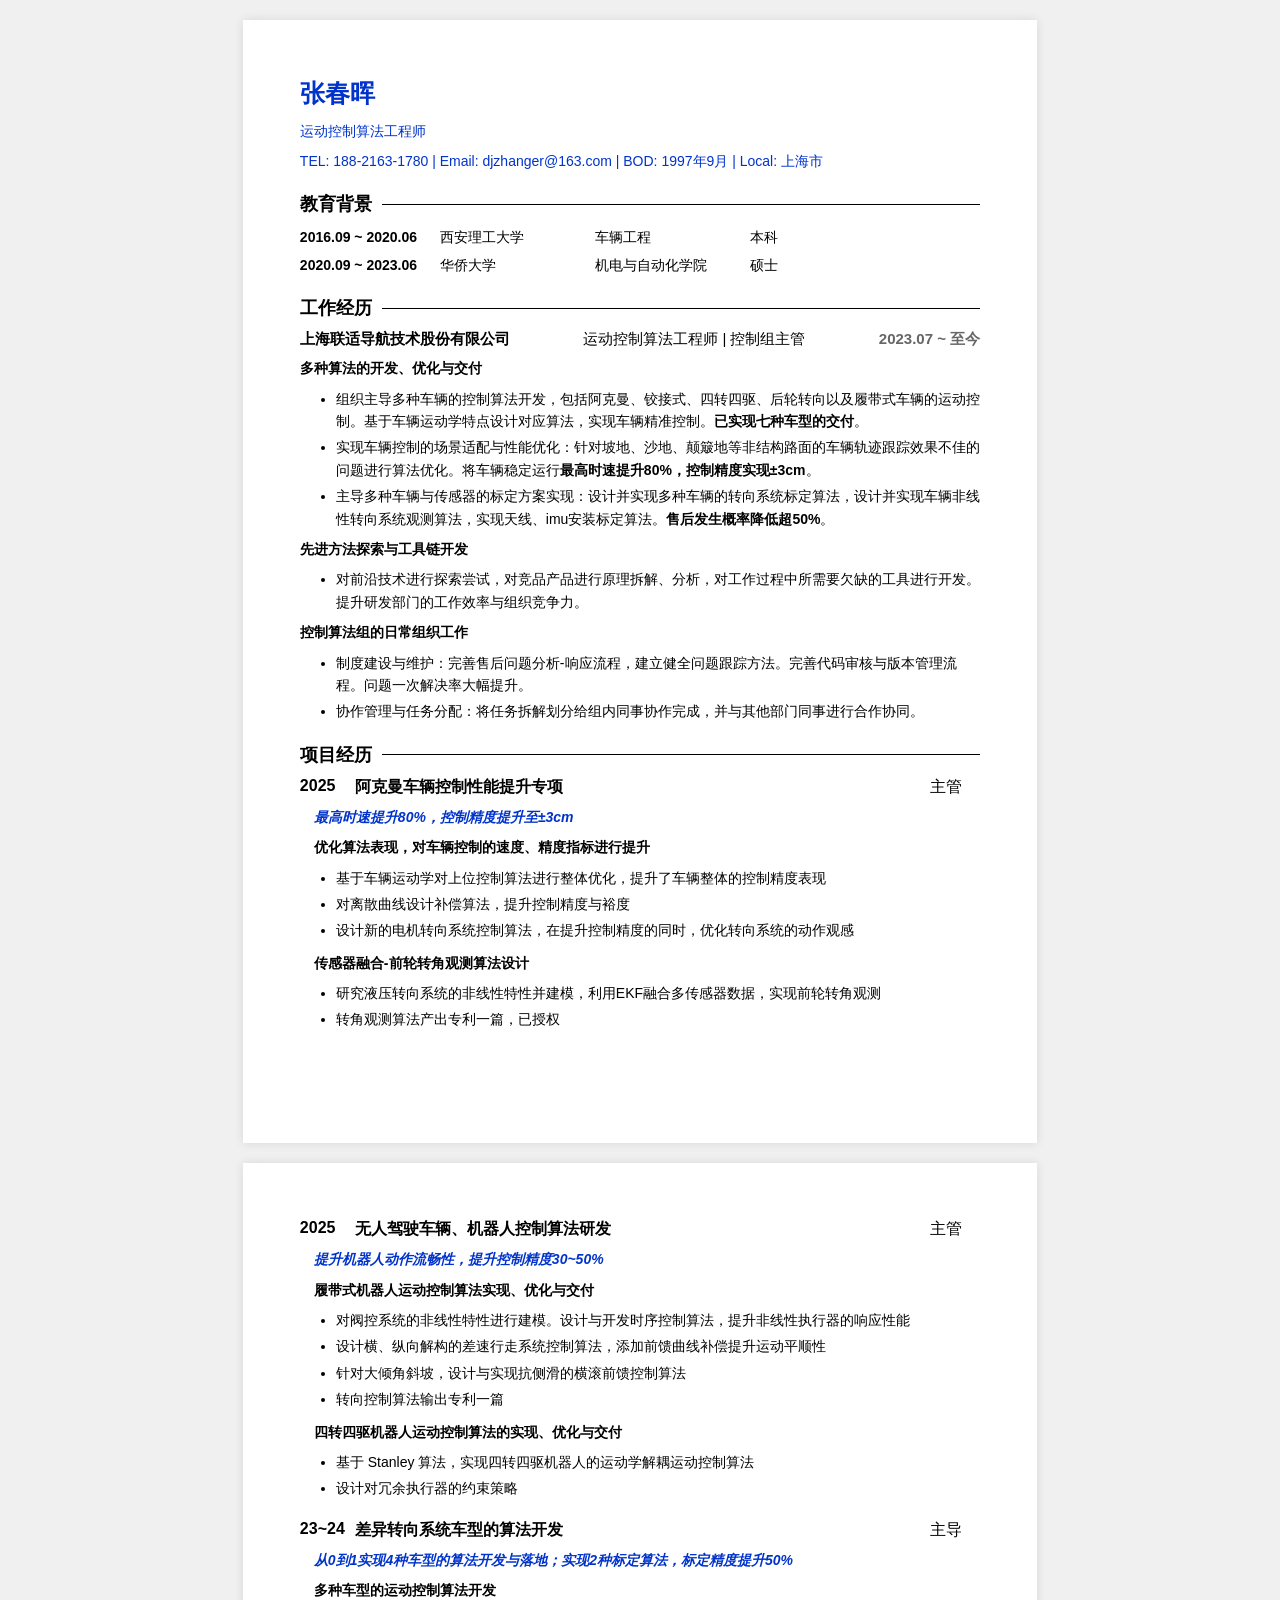
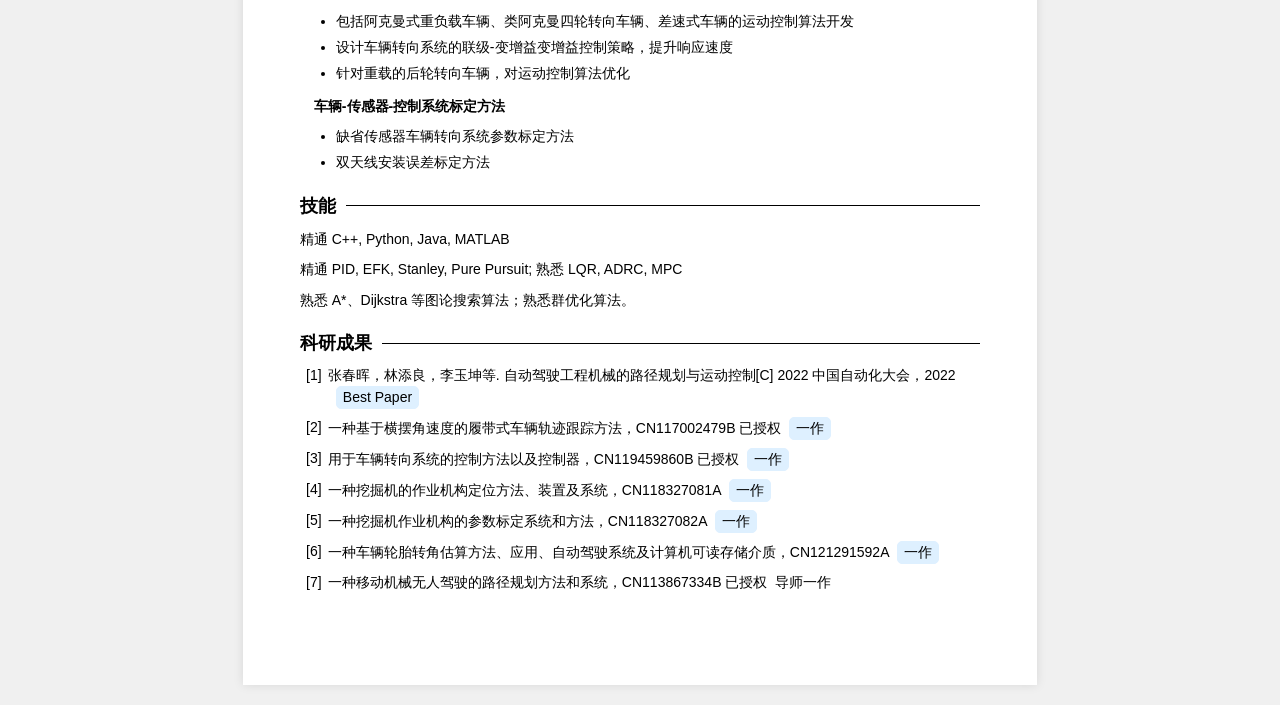
<file: index.html>
<!DOCTYPE html>
<html lang="zh">
<head>
    <meta charset="UTF-8">
    <meta name="viewport" content="width=device-width, initial-scale=1.0">
    <title>个人简历</title>
    <link rel="stylesheet" href="styles.css">
</head>
<body>
    <div class="resume">
        <section class="section">
            <hlh>张春晖</hlh>
            <p>运动控制算法工程师</p>
            <p>TEL: 188-2163-1780 | Email: djzhanger@163.com | BOD: 1997年9月 | Local: 上海市</p>
        </section>

        <section class="section">
            <hf2>教育背景</hf2>
            <div class="education">
                <p><span class="date">2016.09 ~ 2020.06</span><span class="school">西安理工大学</span><span class="major">车辆工程</span><span class="degree">本科</span></p>
                <p><span class="date">2020.09 ~ 2023.06</span><span class="school">华侨大学</span><span class="major">机电与自动化学院</span><span class="degree">硕士</span></p>
            </div>
        </section>

        <section class="section">
            <hf2>工作经历</hf2>
            <div class="work">
                <div class="work-header">
                    <span class="work-company">上海联适导航技术股份有限公司</span>
                    <span class="work-role">运动控制算法工程师 | 控制组主管</span>
                    <!-- <span class="work-role">运动控制算法工程师 </span> -->
                    <span class="work-date">2023.07 ~ 至今</span>
                </div>
                <p class="work-subtitle">多种算法的开发、优化与交付</p>
                <ul class="work-list">
                    <li>组织主导多种车辆的控制算法开发，包括阿克曼、铰接式、四转四驱、后轮转向以及履带式车辆的运动控制。基于车辆运动学特点设计对应算法，实现车辆精准控制。<strong>已实现七种车型的交付</strong>。</li>
                    <li>实现车辆控制的场景适配与性能优化：针对坡地、沙地、颠簸地等非结构路面的车辆轨迹跟踪效果不佳的问题进行算法优化。将车辆稳定运行<strong>最高时速提升80%，控制精度实现±3cm</strong>。</li>
                    <li>主导多种车辆与传感器的标定方案实现：设计并实现多种车辆的转向系统标定算法，设计并实现车辆非线性转向系统观测算法，实现天线、imu安装标定算法。<strong>售后发生概率降低超50%</strong>。</li>
                </ul>
                <p class="work-subtitle">先进方法探索与工具链开发</p>
                <ul class="work-list">
                    <li>对前沿技术进行探索尝试，对竞品产品进行原理拆解、分析，对工作过程中所需要欠缺的工具进行开发。提升研发部门的工作效率与组织竞争力。</li>
                </ul>
                <p class="work-subtitle">控制算法组的日常组织工作</p>
                <ul class="work-list">
                    <li>制度建设与维护：完善售后问题分析-响应流程，建立健全问题跟踪方法。完善代码审核与版本管理流程。问题一次解决率大幅提升。</li>
                    <li>协作管理与任务分配：将任务拆解划分给组内同事协作完成，并与其他部门同事进行合作协同。</li>
                </ul>
            </div>
        </section>

        <section class="section">
            <hf2>项目经历</hf2>

            <div class="project">
                <div class="project-header">
                    <div class="project-header-left">
                        <span class="project-date">2025</span>
                        <span class="project-title">阿克曼车辆控制性能提升专项</span>
                    </div>
                    <span class="project-role">主管</span>
                </div>
                <p class="project-achievement">最高时速提升80%，控制精度提升至±3cm</p>
                <p class="project-item">优化算法表现，对车辆控制的速度、精度指标进行提升</p>
                <ul class="project-list">
                    <li>基于车辆运动学对上位控制算法进行整体优化，提升了车辆整体的控制精度表现</li>
                    <li>对离散曲线设计补偿算法，提升控制精度与裕度</li>
                    <li>设计新的电机转向系统控制算法，在提升控制精度的同时，优化转向系统的动作观感</li>
                </ul>
                <p class="project-item">传感器融合-前轮转角观测算法设计</p>
                <ul class="project-list">
                    <li>研究液压转向系统的非线性特性并建模，利用EKF融合多传感器数据，实现前轮转角观测</li>
                    <li>转角观测算法产出专利一篇，已授权</li>
                </ul>
            </div>

            <div class="project">
                <div class="project-header">
                    <div class="project-header-left">
                        <span class="project-date">2025</span>
                        <span class="project-title">无人驾驶车辆、机器人控制算法研发</span>
                    </div>
                    <span class="project-role">主管</span>
                </div>
                <p class="project-achievement">提升机器人动作流畅性，提升控制精度30~50%</p>
                <p class="project-item">履带式机器人运动控制算法实现、优化与交付</p>
                <ul class="project-list">
                    <li>对阀控系统的非线性特性进行建模。设计与开发时序控制算法，提升非线性执行器的响应性能</li>
                    <li>设计横、纵向解构的差速行走系统控制算法，添加前馈曲线补偿提升运动平顺性</li>
                    <li>针对大倾角斜坡，设计与实现抗侧滑的横滚前馈控制算法</li>
                    <li>转向控制算法输出专利一篇</li>
                </ul>
                <p class="project-item">四转四驱机器人运动控制算法的实现、优化与交付</p>
                <ul class="project-list">
                    <li>基于 Stanley 算法，实现四转四驱机器人的运动学解耦运动控制算法</li>
                    <li>设计对冗余执行器的约束策略</li>
                </ul>
            </div>

            <div class="project">
                <div class="project-header">
                    <div class="project-header-left">
                        <span class="project-date">23~24</span>
                        <span class="project-title">差异转向系统车型的算法开发</span>
                    </div>
                    <span class="project-role">主导</span>
                </div>
                <p class="project-achievement">从0到1实现4种车型的算法开发与落地；实现2种标定算法，标定精度提升50%</p>
                <p class="project-item">多种车型的运动控制算法开发</p>
                <ul class="project-list">
                    <li>包括阿克曼式重负载车辆、类阿克曼四轮转向车辆、差速式车辆的运动控制算法开发</li>
                    <li>设计车辆转向系统的联级-变增益变增益控制策略，提升响应速度</li>
                    <li>针对重载的后轮转向车辆，对运动控制算法优化</li>
                </ul>
                <p class="project-item">车辆-传感器-控制系统标定方法</p>
                <ul class="project-list">
                    <li>缺省传感器车辆转向系统参数标定方法</li>
                    <li>双天线安装误差标定方法</li>
                </ul>
            </div>
        </section>

        <section class="section">
            <hf2>技能</hf2>
            <p class="distribute-text">精通 C++, Python, Java, MATLAB</p>
            <p class="distribute-text">精通 PID, EFK, Stanley, Pure Pursuit; 熟悉 LQR, ADRC, MPC</p>
            <p class="distribute-text">熟悉 A*、Dijkstra 等图论搜索算法；熟悉群优化算法。</p>
        </section>

        <section class="section">
            <hf2>科研成果</hf2>
            <div>
                <ol class="citation-list">
                    <li>张春晖，林添良，李玉坤等. 自动驾驶工程机械的路径规划与运动控制[C] 2022 中国自动化大会，2022</li>
                    <li>一种基于横摆角速度的履带式车辆轨迹跟踪方法，CN117002479B 已授权</li>
                    <li>用于车辆转向系统的控制方法以及控制器，CN119459860B 已授权</li>
                    <!-- <li>用于车辆转向系统的控制方法以及控制器，CN119459860A</li> -->
                    <li>一种挖掘机的作业机构定位方法、装置及系统，CN118327081A</li>
                    <li>一种挖掘机作业机构的参数标定系统和方法，CN118327082A</li>
                    <li>一种车辆轮胎转角估算方法、应用、自动驾驶系统及计算机可读存储介质，CN121291592A</li>
                    <li>一种移动机械无人驾驶的路径规划方法和系统，CN113867334B 已授权</li>
                </ol>
            </div>
        </section>
    </div>
    <script src="pagination.js"></script>
</body>
</html>
</file>
<file: styles.css>
/**
 * 简历样式表
 *
 * 这个CSS文件用于设计A4纸大小的个人简历
 * 整体布局采用单栏顺序结构，内容从上至下排列，支持自动分页
 */

/* ======================================
   1. 基础设置和重置样式
   ====================================== */

@font-face {
    font-family: "SourceHanSans";
    /* src: local("SourceHanSansSC-Light"); */
    src: local("SourceHanSansSC-Normal");
    font-weight: normal;
}

@font-face {
    font-family: "SourceHanSans";
    src: local("SourceHanSansSC-Bold");
    font-weight: bold;
}

* {
    margin: 0;
    padding: 0;
    box-sizing: border-box;
    font-family: "SourceHanSans", "Microsoft YaHei", "SimHei", sans-serif;
}

/* ======================================
   2. 页面容器和A4纸张设置 (210mm x 297mm)
   ====================================== */
body {
    background-color: #f0f0f0; /* 页面背景色 */
    display: flex;
    flex-direction: column;
    align-items: center;
    min-height: 100vh;
    padding: 20px;
    gap: 20px; /* gray gutter between pages */
}

.resume {
    width: 210mm; /* A4纸宽度 */
    min-height: 297mm; /* 至少一页A4高度，内容超出时自动延伸 */
    background-color: white;
    box-shadow: 0 0 10px rgba(0, 0, 0, 0.1); /* 添加阴影效果 */
    padding: 15mm; /* 统一页边距 */
}

/* ======================================
   3. 布局结构 - 单栏顺序排列
   ====================================== */
/* 内容从上至下顺序排列，无左右分栏 */

/* ======================================
   4. 通用部分样式和标题设置
   ====================================== */
.section {
    margin-bottom: 20px; /* 各部分之间的间距 */
}

.section:last-child {
    margin-bottom: 0;
}

/* A4 discrete page container */
.page {
    width: 210mm;
    height: 297mm;
    background-color: white;
    box-shadow: 0 0 10px rgba(0, 0, 0, 0.1);
    padding: 15mm;
    overflow: hidden;
    flex-shrink: 0;
    box-sizing: border-box;
}

/* 蓝色主标题 */
hlh {
    color: #0033cc;
    font-size: 25px;
    margin-bottom: 5px;
    padding-bottom: 5px;
    font-weight: bold;
    display: flex; /* 使用弹性布局 */
    align-items: center; /* 垂直居中 */
    border-bottom: none; /* 移除底部边框 */
}

/* 蓝色二级标题 */
hl2 {
    color: #0033cc;
    font-size: 18px;
    margin-bottom: 5px;
    padding-bottom: 5px;
    font-weight: bold;
    display: flex; /* 使用弹性布局 */
    align-items: center; /* 垂直居中 */
    border-bottom: none; /* 移除底部边框 */
}

/* 为蓝色标题添加横线效果 */
hl2:after {
    content: ""; /* 必须有内容，即使是空的 */
    flex-grow: 1; /* 让线条填充剩余空间 */
    height: 1px; /* 线条高度 */
    background-color: #0033cc; /* 线条颜色 */
    margin-left: 10px; /* 与文字的间距 */
}

/* 黑色二级标题 */
hf2 {
    color: #000000;
    font-size: 18px;
    margin-bottom: 5px;
    padding-bottom: 5px;
    font-weight: bold;
    display: flex; /* 使用弹性布局 */
    align-items: center; /* 垂直居中 */
    border-bottom: none; /* 移除底部边框 */
}

/* 为黑色标题添加横线效果 */
hf2:after {
    content: ""; /* 必须有内容，即使是空的 */
    flex-grow: 1; /* 让线条填充剩余空间 */
    height: 1px; /* 线条高度 */
    background-color: #000000; /* 线条颜色 */
    margin-left: 10px; /* 与文字的间距 */
}

/* 基本段落样式 */
p {
    color:#0033cc; /* 蓝色文字 - 主要用于个人信息、技能等部分 */
    margin-bottom: 8px;
    line-height: 1.6;
    font-size: 14px;
}

/* ======================================
   5. 文本排版样式
   ====================================== */
/* 分散对齐文本样式 - 主要用于技能描述 */
.distribute-text {
    text-align: justify;
    text-justify: inter-character; /* 适合中文排版 */
    /* text-align-last: justify; 使最后一行也分散对齐 */
    line-height: 1.6; /* 增加行间距 */
    /* margin-bottom: 10px; 增加段落间距 */
    color: #000000;
}

/* ======================================
   6. 教育背景部分样式
   ====================================== */
.education {
    margin-bottom: 15px;
}

.education p {
    color:#000000; /* 黑色文字 */
    display: flex;
    flex-wrap: wrap;
    margin-bottom: 5px;
}

/* 时间段样式 */
.date {
    width: 140px;
    font-weight: bold;
}

/* 学校名称样式 */
.school {
    width: 140px;
    margin-right: 15px;
}

/* 专业名称样式 */
.major {
    width: 140px;
    margin-right: 15px;
}

/* 学位样式 */
.degree {
    width: 60px;
}

/* 研究方向样式 */
.research {
    margin-top: 5px;
    /* font-style: italic; */
}

/* ======================================
   6.5 工作经历部分样式
   ====================================== */
.work {
    margin-bottom: 15px;
}

.work-header {
    display: flex;
    align-items: center;
    justify-content: space-between;
    margin-bottom: 8px;
}

.work-company {
    font-weight: bold;
    font-size: 15px;
    flex-shrink: 0;
}

.work-role {
    color: #000000;
    font-size: 15px;
    text-align: center;
    flex-shrink: 0;
}

.work-date {
    color: #666;
    font-size: 15px;
    font-weight: bold;
    text-align: right;
    white-space: nowrap;
    flex-shrink: 0;
}

.work-subtitle {
    color: #000000;
    font-weight: bold;
    margin-top: 8px;
    padding-left: 0;
}

.work-list {
    padding-left: 1em;
    margin-left: 20px;
    margin-bottom: 5px;
}

.work-list li {
    margin-bottom: 4px;
    line-height: 1.6;
    font-size: 14px;
}

.work-list li strong {
    color: #000000;
    font-weight: bold;
}

/* ======================================
   7. 项目经历部分样式
   ====================================== */
.project {
    margin-bottom: 20px; /* 项目之间的间距 */
    break-inside: avoid; /* 打印时避免项目在页面中间断开 */
}

/* 项目标题行样式 */
.project-header {
    display: flex;
    align-items: center;
    margin-bottom: 5px;
    justify-content: space-between; /* 三部分均匀分布 */
}

/* 项目标题左侧部分 */
.project-header-left {
    display: flex;
    flex-wrap: nowrap; /* 防止换行 */
    flex-grow: 1; /* 占据剩余空间 */
    flex-shrink: 0; /* 防止压缩 */
}

/* 项目日期样式 */
.project-date {
    width: 45px;
    font-weight: bold;
    margin-right: 10px;
    flex-shrink: 0; /* 防止日期被压缩 */
}

/* 项目标题样式 */
.project-title {
    font-weight: bold;
    margin-right: 0; /* 移除额外的右边距 */
    white-space: nowrap; /* 防止标题文字换行 */
    overflow: hidden; /* 防止溢出 */
    text-overflow: ellipsis; /* 如果溢出显示省略号 */
}

/* 项目角色样式 */
.project-role {
    width: 10%; /* 中间部分宽度 */
    font-weight: normal;
    color: #000000;
    text-align: center; /* 文字居中 */
    flex-shrink: 0; /* 防止被压缩 */
}

/* 项目公司/组织样式 */
.project-company {
    color: #666;
    font-weight: bold;
    text-align: right;
    white-space: nowrap; /* 防止文本换行 */
    width: 30%; /* 右侧宽度 */
    flex-shrink: 0; /* 防止被压缩 */
}

/* 项目成就样式 - 用于突出显示项目结果 */
.project-achievement {
    padding-left: 1em;
    font-style: italic;
    font-weight: bold;
    color: #0033cc; /* 蓝色强调 */
    margin: 8px 0;
}

/* 项目条目标题样式 */
.project-item {
    padding-left: 1em;
    color:#000000;
    font-weight: bold;
    margin-top: 8px;
}

/* ======================================
   8. 通用列表样式
   ====================================== */
ul {
    /* padding-left: 1em; */
    margin-left: 20px;
    margin-bottom: 10px;
}

li {
    margin-bottom: 4px;
    line-height: 1.6;
    font-size: 14px;
}

/* ======================================
   9. 科研成果部分样式
   ====================================== */
.achievement strong {
    font-weight: bold;
}

.achievement-list {
    /* padding-left: 1em; */
    margin-left: 20px;
    margin-bottom: 10px;
}

.project-list {
    padding-left: 1em;
    margin-left: 20px;
    margin-bottom: 10px;
}

/* ======================================
   10. 引用列表样式 - 用于显示编号的科研成果列表
   ====================================== */
.citation-list {
    list-style-type: none; /* 移除默认列表样式 */
    counter-reset: citation-counter; /* 设置计数器 */
    padding-left: 0em;
    margin-bottom: 15px;
}

.citation-list li {
    position: relative; /* 用于定位序号 */
    padding-left: 2em; /* 为序号留出空间 */
    margin-bottom: 8px;
    line-height: 1.5;
    counter-increment: citation-counter; /* 序号递增 */
}

/* 自定义序号样式 [1], [2], ... */
.citation-list li:before {
    content: "[" counter(citation-counter) "]"; /* 创建[数字]格式 */
    position: absolute;
    left: 0;
    top: 0;
    width: 28px;
    height: 20px;
    /* border: 1px solid #000000; 边框样式 */
    /* border-radius: 3px; */
    background-color: transparent; /* 透明背景 */
    color: #000000; /* 与正文相同颜色 */
    text-align: center;
    font-size: 14px;
    line-height: 20px;
    font-weight: normal;
}

/* 为"Best Paper"和"一作"添加背景框 */
.citation-list li::after {
    content: "";
    display: none; /* 默认不显示 */
}

/* 匹配包含"Best Paper"文本的列表项 */
.citation-list li:nth-child(1)::after {
    content: "Best Paper";
    display: inline-block;
    background-color: #def0ff;
    border: 1px solid #def0ff;
    border-radius: 5px;
    padding: 0 6px;
    margin-left: 8px;
    font-size: 14px; /* 与正文一致 */
    line-height: 1.5;
    color: #000000; /* 与正文一致 */
    font-weight: normal; /* 与正文一致 */
}

/* 匹配包含"一作"文本的列表项 - 使用通用选择器 */
.citation-list li:nth-child(2)::after,
.citation-list li:nth-child(3)::after,
.citation-list li:nth-child(4)::after,
.citation-list li:nth-child(5)::after,
.citation-list li:nth-child(6)::after {
    content: "一作";
    display: inline-block;
    background-color: #def0ff;
    border: 1px solid #def0ff;
    border-radius: 5px;
    padding: 0 6px;
    margin-left: 8px;
    font-size: 14px; /* 与正文一致 */
    line-height: 1.5;
    color: #000000; /* 与正文一致 */
    font-weight: normal; /* 与正文一致 */
}

/* 匹配包含"导师一作"文本的列表项 */
.citation-list li:nth-child(7)::after {
    content: "导师一作";
    display: inline-block;
    background-color: transparent; /* 移除背景色 */
    border: none; /* 移除边框 */
    padding: 0;
    margin-left: 8px;
    font-size: 14px; /* 与正文一致 */
    line-height: 1.5;
    color: #000000; /* 与正文一致 */
    font-weight: normal; /* 与正文一致 */
}

/* ======================================
   11. 打印和响应式布局设置
   ====================================== */

/* A4页面打印规格 */
@page {
    size: A4;
    margin: 0;
}

/* 打印样式设置 */
@media print {
    body {
        padding: 0;
        gap: 0;
        background: none;
        display: block;
    }

    .resume { display: none; }

    .page {
        box-shadow: none;
        overflow: visible;
        break-after: page;
        page-break-after: always;
    }

    .page:last-child {
        break-after: auto;
        page-break-after: auto;
    }
}

/* 小屏幕设备布局调整 */
@media screen and (max-width: 768px) {
    body {
        overflow-x: auto;
        align-items: flex-start;
        padding: 10px;
    }
}
</file>
